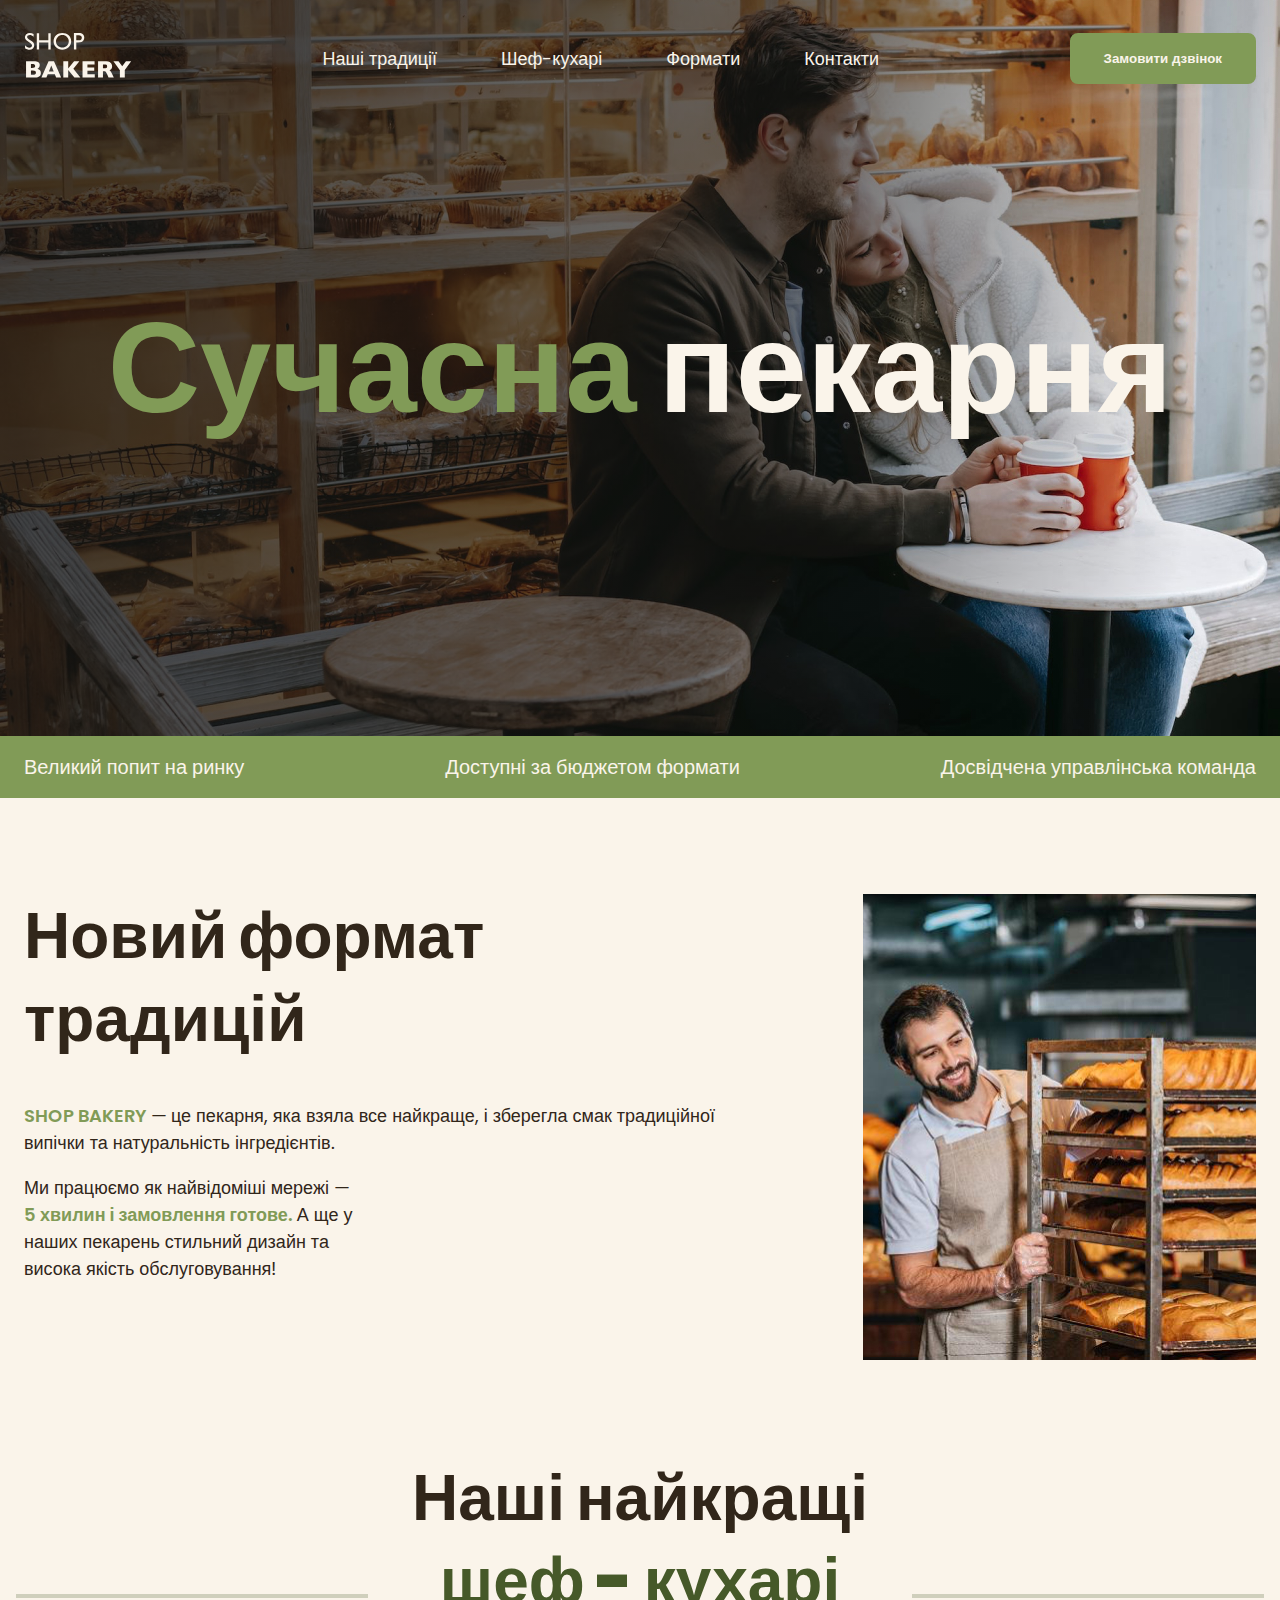
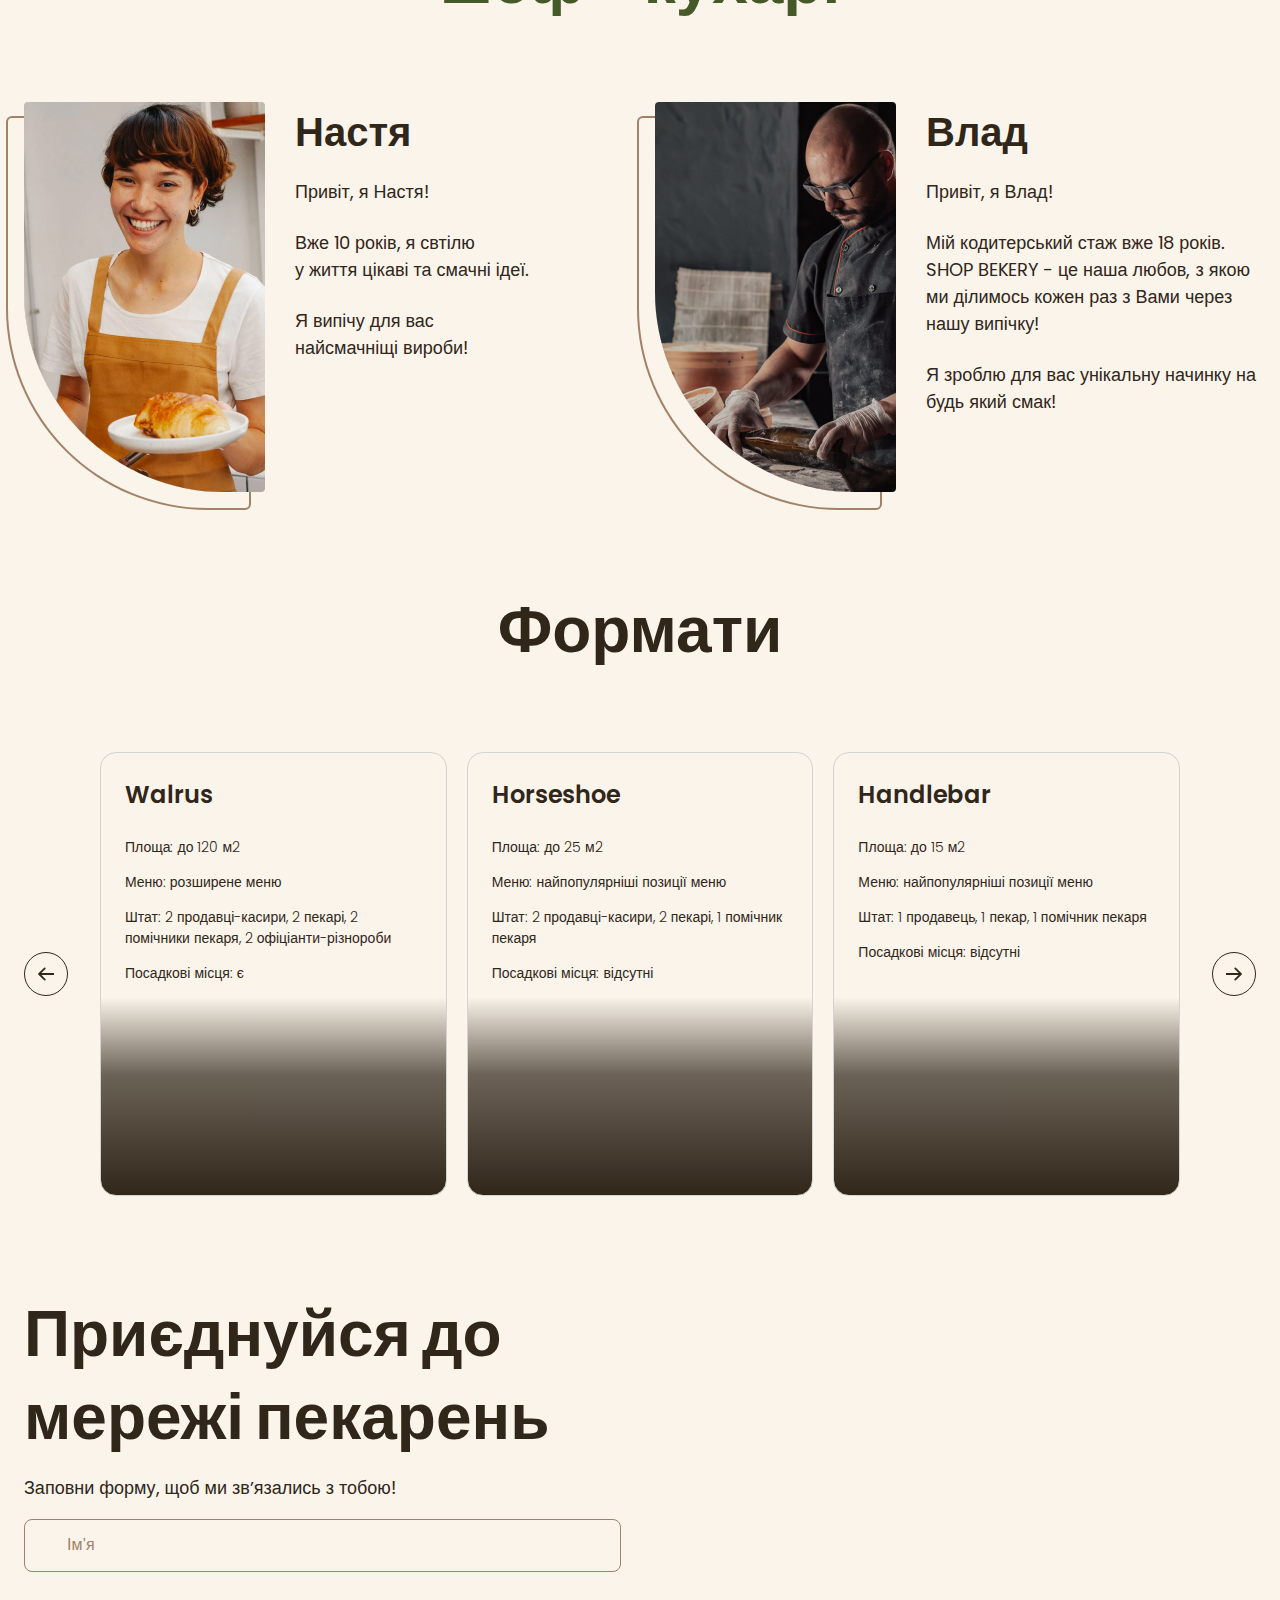
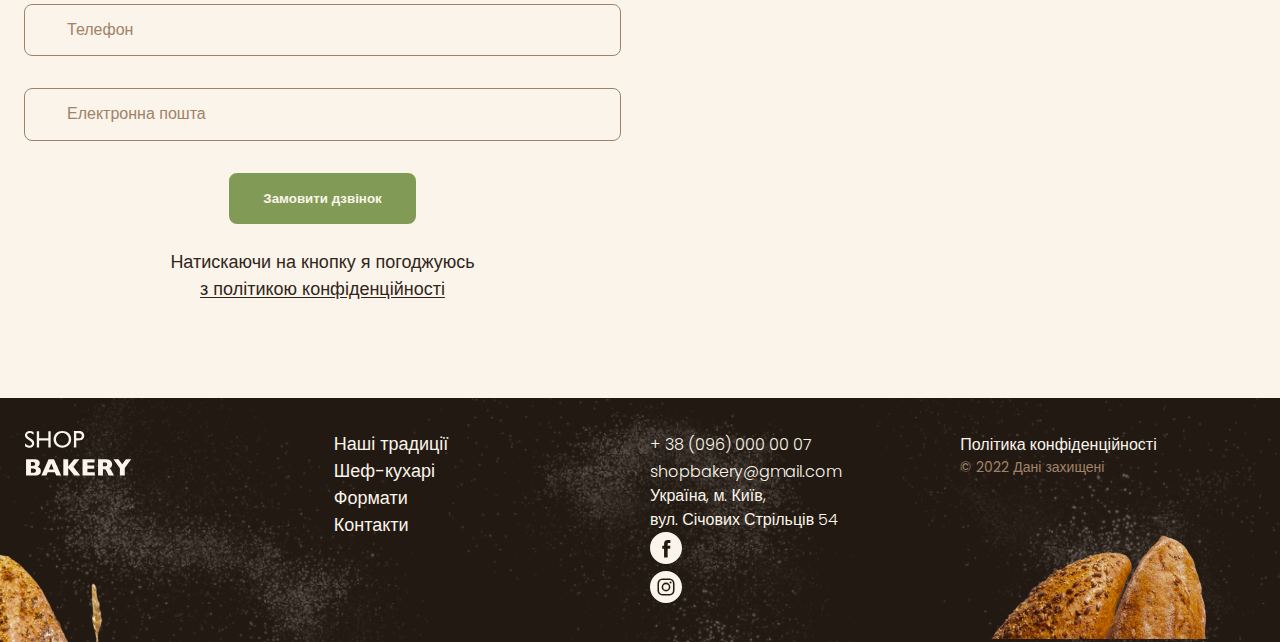
<file: index.html>
<!DOCTYPE html>
<html lang="uk">
  <head>
    <meta charset="UTF-8" />
    <meta http-equiv="X-UA-Compatible" content="IE=edge" />
    <meta name="viewport" content="width=device-width, initial-scale=1.0" />
    <title>Сучасна пекарня</title>
    <!-- Fonts -->
    <!-- <link rel="preconnect" href="https://fonts.googleapis.com" />
    <link rel="preconnect" href="https://fonts.gstatic.com" crossorigin />
    <link
      href="https://fonts.googleapis.com/css2?family=Poppins:wght@300;400;600;900&display=swap"
      rel="stylesheet"
    /> -->
    <!-- Styles -->
    <link rel="stylesheet" href="./css/styles.css" />
  </head>
  <body>
    <header>
      <div class="container">
        <div class="header-container">
          <nav class="header-nav">
            <a href="/">
              <img src="./images/logo.svg" alt="Логотип сучасної пекарні" />
            </a>
            <ul class="header-menu">
              <li>
                <a class="link" href="#traditions-section">Наші традиції</a>
              </li>
              <li><a class="link" href="#chefs-section">Шеф-кухарі</a></li>
              <li><a class="link" href="#formats-section">Формати</a></li>
              <li><a class="link" href="#contact-section">Контакти</a></li>
            </ul>
          </nav>
          <button class="button modal-btn-open" type="button">
            Замовити дзвінок
          </button>
        </div>
      </div>
    </header>
    <main>
      <section class="hero-section">
        <h1 class="hero-title"><span class="accent">Сучасна</span> пекарня</h1>
      </section>
      <section class="advantages-section">
        <div class="container">
          <h2 class="visually-hidden">Наші переваги</h2>
          <ul class="advantages-list">
            <li class="advantages-item">Великий попит на ринку</li>
            <li class="advantages-item">Доступні за бюджетом формати</li>
            <li class="advantages-item">Досвідчена управлінська команда</li>
          </ul>
        </div>
      </section>
      <section class="traditions-section section" id="traditions-section">
        <div class="container">
          <div class="traditions-container">
            <div class="traditions-content">
              <h2 class="traditions-title section-title">
                Новий формат традицій
              </h2>
              <p class="traditions-text">
                <span class="brand uppercase">shop bakery</span> — це пекарня,
                яка взяла все найкраще, і зберегла смак традиційної випічки та
                натуральність інгредієнтів.
              </p>
              <p class="traditions-text limited">
                Ми працюємо як найвідоміші мережі —
                <span class="brand">5 хвилин і замовлення готове.</span> А ще у
                наших пекарень стильний дизайн та висока якість обслуговування!
              </p>
            </div>
            <img
              src="./images/baker-man.jpg"
              alt="Чоловік пекар, дивиться на батони з посмішкою"
            />
          </div>
        </div>
      </section>
      <section class="section" id="chefs-section">
        <div class="container">
          <h2 class="chefs-title section-title centered">
            Наші найкращі <br />
            <span class="accent">шеф - кухарі</span>
          </h2>
          <ul class="chef-list">
            <li class="chef-item">
              <article class="chef-card">
                <img
                  class="chef-photo"
                  src="./images/nastya-chef.jpg"
                  alt="Nastya chef"
                />
                <div>
                  <h3 class="chef-title">Настя</h3>
                  <div class="chef-text">
                    <p>Привіт, я Настя!</p>
                    <p>
                      Вже 10 років, я свтілю <br />
                      у життя цікаві та смачні ідеї.
                    </p>
                    <p>
                      Я випічу для вас <br />
                      найсмачніщі вироби!
                    </p>
                  </div>
                </div>
              </article>
            </li>
            <li class="chef-item">
              <article class="chef-card">
                <img
                  class="chef-photo"
                  src="./images/vlad-chef.jpg"
                  alt="Vlad chef"
                />
                <div>
                  <h3 class="chef-title">Влад</h3>
                  <div class="chef-text">
                    <p>Привіт, я Влад!</p>
                    <p>
                      Мій кодитерський стаж вже 18 років. SHOP BEKERY - це наша
                      любов, з якою ми ділимось кожен раз з Вами через нашу
                      випічку!
                    </p>
                    <p>Я зроблю для вас унікальну начинку на будь який смак!</p>
                  </div>
                </div>
              </article>
            </li>
          </ul>
        </div>
      </section>
      <section class="section" id="formats-section">
        <div class="container">
          <h2 class="formats-title section-title centered">Формати</h2>
          <div class="formats-container">
            <button class="carousel-button" type="button">
              <svg width="16" height="16">
                <use href="./images/icons.svg#icon-arrow"></use>
              </svg>
            </button>
            <ul class="format-list">
              <li class="formats-item">
                <article class="format-card">
                  <h3 class="format-title" lang="en">Walrus</h3>
                  <div class="format-text">
                    <p>Площа: до 120 м2</p>
                    <p>Меню: розширене меню</p>
                    <p>
                      Штат: 2 продавці-касири, 2 пекарі, 2 помічники пекаря, 2
                      офіціанти-різнороби
                    </p>
                    <p>Посадкові місця: є</p>
                  </div>
                </article>
              </li>
              <li class="formats-item">
                <article class="format-card">
                  <h3 class="format-title" lang="en">Horseshoe</h3>
                  <div class="format-text">
                    <p>Площа: до 25 м2</p>
                    <p>Меню: найпопулярніші позиції меню</p>
                    <p>Штат: 2 продавці-касири, 2 пекарі, 1 помічник пекаря</p>
                    <p>Посадкові місця: відсутні</p>
                  </div>
                </article>
              </li>
              <li class="formats-item">
                <article class="format-card">
                  <h3 class="format-title" lang="en">Handlebar</h3>
                  <div class="format-text">
                    <p>Площа: до 15 м2</p>
                    <p>Меню: найпопулярніші позиції меню</p>
                    <p>Штат: 1 продавець, 1 пекар, 1 помічник пекаря</p>
                    <p>Посадкові місця: відсутні</p>
                  </div>
                </article>
              </li>
            </ul>
            <button class="carousel-button next" type="button">
              <svg width="16" height="16">
                <use href="./images/icons.svg#icon-arrow"></use>
              </svg>
            </button>
          </div>
        </div>
      </section>
      <section class="contact-section section" id="contact-section">
        <div class="container">
          <div class="contact-container">
            <div class="contact-form">
              <h2 class="contact-title section-title">
                Приєднуйся до мережі пекарень
              </h2>
              <p>Заповни форму, щоб ми звʼязались з тобою!</p>
              <form name="contact-form" autocomplete="off">
                <div class="form-field">
                  <label class="form-label visually-hidden" for="user-name">
                    Ім’я
                  </label>
                  <input
                    class="form-input"
                    type="text"
                    id="user-name"
                    name="user-name"
                    placeholder="Ім’я"
                  />
                </div>

                <div class="form-field">
                  <label class="form-label visually-hidden" for="user-tel">
                    Телефон
                  </label>
                  <input
                    class="form-input"
                    type="tel"
                    id="user-tel"
                    name="user-tel"
                    placeholder="Телефон"
                  />
                </div>

                <div class="form-field">
                  <label class="form-label visually-hidden" for="user-email">
                    Електронна пошта
                  </label>
                  <input
                    class="form-input"
                    type="email"
                    id="user-email"
                    name="user-email"
                    placeholder="Електронна пошта"
                  />
                </div>

                <button class="form-button button" type="submit">
                  Замовити дзвінок
                </button>
                <p class="form-terms">
                  Натискаючи на кнопку я погоджуюсь
                  <a class="form-term-link" href="#"
                    >з політикою конфіденційності</a
                  >
                </p>
              </form>
            </div>
            <iframe
              class="contact-map"
              src="https://www.google.com/maps/embed?pb=!1m18!1m12!1m3!1d2540.1638712576946!2d30.48865857693677!3d50.45667308691521!2m3!1f0!2f0!3f0!3m2!1i1024!2i768!4f13.1!3m3!1m2!1s0x40d4ce637bfe1717%3A0x5370c2254ad1b952!2z0YPQuy4g0KHQtdGH0LXQstGL0YUg0KHRgtGA0LXQu9GM0YbQvtCyLCA1NCwg0JrQuNC10LIsIDAyMDAw!5e0!3m2!1sru!2sua!4v1699302857361!5m2!1sru!2sua"
              width="603"
              height="595"
              allowfullscreen=""
              loading="lazy"
              referrerpolicy="no-referrer-when-downgrade"
            >
            </iframe>
          </div>
        </div>
      </section>
    </main>
    <footer class="footer">
      <div class="container">
        <div class="footer-container">
          <nav class="footer-nav">
            <div class="footer-logo">
              <a href="#">
                <img
                  src="./images/logo.svg"
                  alt="Логотип сучасної пекарні"
                /><!--logo-->
              </a>
            </div>
            <ul class="footer-menu">
              <li>
                <a class="link" href="#traditions-section">Наші традиції</a>
              </li>
              <li><a class="link" href="#chefs-section">Шеф-кухарі</a></li>
              <li><a class="link" href="#formats-section">Формати</a></li>
              <li><a class="link" href="#contact-section">Контакти</a></li>
            </ul>
          </nav>
          <address class="footer-address">
            <ul class="address-list">
              <li>
                <a class="address-link" href="tel:+380960000007">
                  + 38 (096) 000 00 07
                </a>
              </li>
              <li>
                <a class="address-link" href="mailto:shopbakery@gmail.com">
                  shopbakery@gmail.com
                </a>
              </li>
              <li>
                <a
                  class="address-link"
                  href="https://maps.app.goo.gl/N12A3XyepEYqdpJ96"
                  target="_blank"
                >
                  Україна, м. Київ, <br />
                  вул. Січових Стрільців 54
                </a>
              </li>
              <li>
                <a href="#">
                  <svg class="address-icon" width="32" height="32">
                    <use href="./images/icons.svg#icon-facebook"></use>
                  </svg>
                </a>
              </li>
              <li>
                <a href="#">
                  <svg class="address-icon" width="32" height="32">
                    <use href="./images/icons.svg#icon-instagram"></use>
                  </svg>
                </a>
              </li>
            </ul>
            <div class="address-info">
              <a class="address-link" href="#" target="_blank">
                Політика конфіденційності
              </a>
              <p class="address-copyright">&copy; 2022 Дані захищені</p>
            </div>
          </address>
        </div>
      </div>
    </footer>

    <div class="backdrop is-hidden">
      <div class="modal">
        <button class="modal-btn-close" type="button">Close</button>
        <h2>Замовити дзвінок</h2>
        <p>Залишіть заявку та наш спеціаліст зв'яжеться з Вами!</p>
        <form name="modal-form" autocomplete="off" novalidate>
          <div class="form-field">
            <label class="form-label visually-hidden" for="user-name">
              Ім’я
            </label>
            <input
              class="form-input"
              type="text"
              id="user-name"
              name="user-name"
              placeholder="Ім’я"
            />
          </div>

          <div class="form-field">
            <label class="form-label visually-hidden" for="user-tel">
              Телефон
            </label>
            <input
              class="form-input"
              type="tel"
              id="user-tel"
              name="user-tel"
              placeholder="Телефон"
            />
          </div>

          <div class="form-field">
            <label class="form-label visually-hidden" for="user-email">
              Електронна пошта
            </label>
            <input
              class="form-input"
              type="email"
              id="user-email"
              name="user-email"
              placeholder="Електронна пошта"
            />
          </div>

          <button class="form-button button" type="submit">
            Замовити дзвінок
          </button>
          <p class="form-terms">
            Натискаючи на кнопку я погоджуюсь
            <a class="form-term-link" href="#">з політикою конфіденційності</a>
          </p>
        </form>
      </div>
    </div>

    <script src="./js/modal.js"></script>
  </body>
</html>
</file>
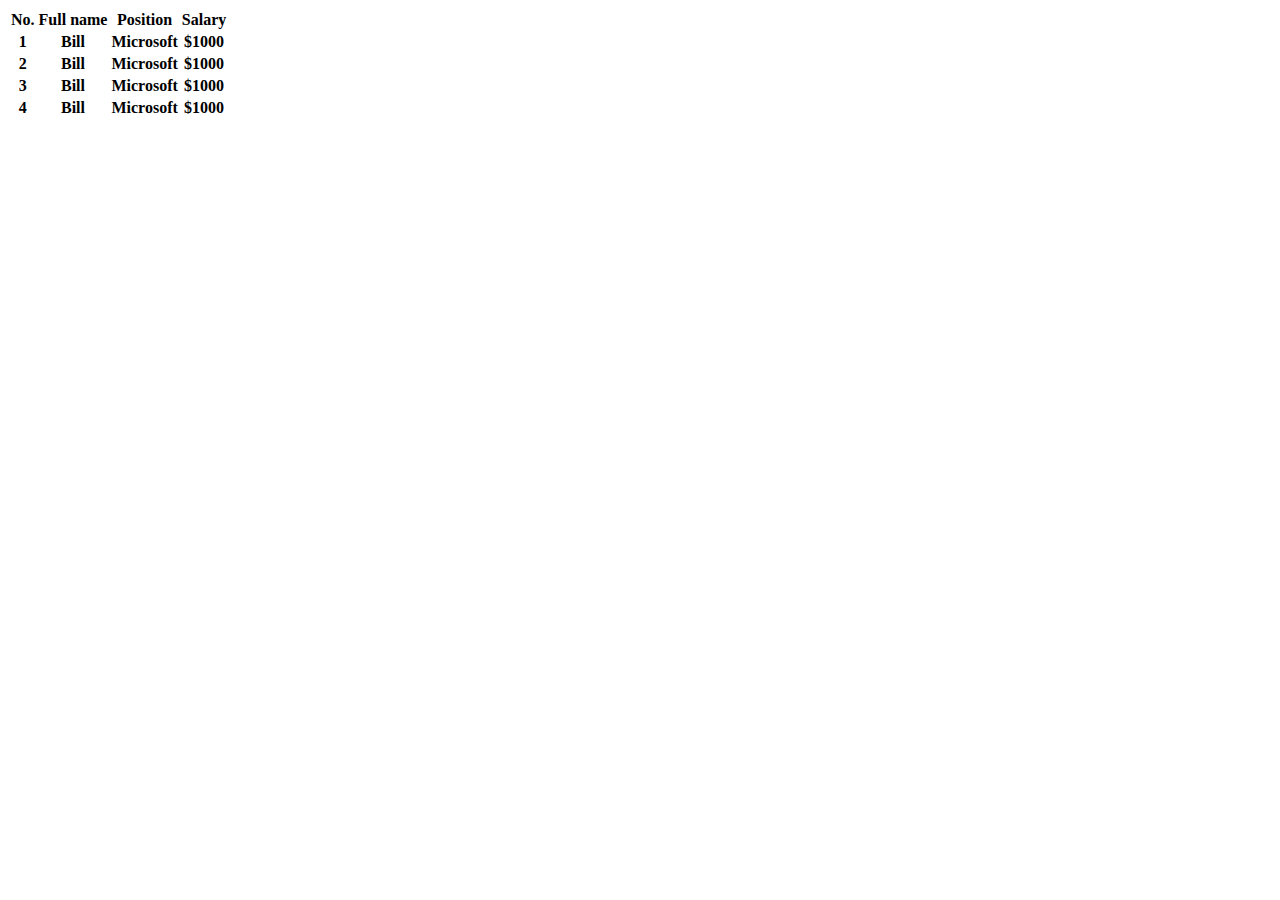
<file: test.html>
<!DOCTYPE html>
<html lang="uk">
  <head>
    <meta charset="UTF-8" />
    <meta name="viewport" content="width=device-width, initial-scale=1.0" />
    <title>Document</title>
  </head>
  <body>
    <!-- test table-->
    <table>
      <thead>
        <tr>
          <th>No.</th>
          <th>Full name</th>
          <th>Position</th>
          <th>Salary</th>
        </tr>
      </thead>
      <tbody>
        <tr>
          <th>1</th>
          <th>Bill</th>
          <th>Microsoft</th>
          <th>$1000</th>
        </tr>
        <tr>
          <th>2</th>
          <th>Bill</th>
          <th>Microsoft</th>
          <th>$1000</th>
        </tr>
        <tr>
          <th>3</th>
          <th>Bill</th>
          <th>Microsoft</th>
          <th>$1000</th>
        </tr>
        <tr>
          <th>4</th>
          <th>Bill</th>
          <th>Microsoft</th>
          <th>$1000</th>
        </tr>
      </tbody>
      <!--<tfoot></tfoot>-->
    </table>

    <iframe
      src="https://www.google.com/maps/embed?pb=!1m18!1m12!1m3!1d20351.69897038403!2d30.3630337!3d50.38590000000001!2m3!1f0!2f0!3f0!3m2!1i1024!2i768!4f13.1!3m3!1m2!1s0x40d4cbfc2a3fe803%3A0xb75a9fcebebbcf35!2sBilyy%20Nalyv%20Vyshneve!5e0!3m2!1sru!2sua!4v1699302693610!5m2!1sru!2sua"
      width="600"
      height="450"
      style="border: 0"
      allowfullscreen=""
      loading="lazy"
      referrerpolicy="no-referrer-when-downgrade"
    ></iframe>
  </body>
</html>
</file>
<file: css/styles.css>
/* Fonts*/
@font-face {
  font-display: swap;
  font-family: 'Poppins';
  font-weight: 300;
  src: url('../fonts/poppins-v20-latin-300.woff2') format('woff2');
}

@font-face {
  font-display: swap;
  font-family: 'Poppins';
  font-weight: 400;
  src: url('../fonts/poppins-v20-latin-regular.woff2') format('woff2');
}
@font-face {
  font-display: swap;
  font-family: 'Poppins';
  font-weight: 600;
  src: url('../fonts/poppins-v20-latin-600.woff2') format('woff2');
}

@font-face {
  font-display: swap;
  font-family: 'Poppins';
  font-weight: 900;
  src: url('../fonts/poppins-v20-latin-900.woff2') format('woff2');
}

:root {
  --color-primary-dark: #31261a;
  --color-primary-light: #faf4ea;
  --color-brand-dark: #465929;
  --color-brand-normal: #819b57;
  --color-brand-light: #cfcfbc;
  --color-secondary-dark: #a18268;
}

/* Base */
*,
*::after,
*::before {
  box-sizing: border-box;
}

body {
  margin: 0;
  color: var(--color-primary-dark);
  background-color: var(--color-primary-light);
  font-family: 'Poppins', sans-serif;
  font-size: 18px;
  font-weight: 400;
  line-height: 1.5;
}

h1,
h2,
h3,
h4,
h5,
h6,
p {
  margin-top: 0;
}

a {
  display: inline-block;
}

address {
  font-style: normal;
}

ul {
  margin: 0;
  padding: 0;
  list-style-type: none;
}

.visually-hidden {
  position: absolute;
  left: -10000px;
  top: auto;
  width: 1px;
  height: 1px;
  overflow: hidden;
}

.section {
  padding: 48px 0px;
}

.container {
  width: 100%;
  max-width: 1288px;
  margin: 0 auto;
  padding: 0 24px;
}

/* button */
.button {
  color: var(--color-primary-light);
  background-color: var(--color-brand-normal);
  border: 2px solid var(--color-brand-normal);
  border-radius: 8px;
  font-weight: 600;
  cursor: pointer;
  padding: 16px 32px;
}

.button:hover {
  color: var(--color-brand-dark);
  background-color: transparent;
}

/*link*/
.link {
  color: var(--color-primary-light);
  text-decoration: none;
  transition: color 0.3s;
}

.link:hover {
  color: var(--color-brand-normal);
  /* font-weight: 600; */
}

/* Header */
header {
  position: absolute;
  top: 0;
  left: 0;
  width: 100%;
  padding-top: 32px;
}

.header-container {
  display: flex;
  align-items: center;
  gap: 40px;
}

.header-nav {
  display: flex;
  align-items: center;
  flex-grow: 1;
  gap: 40px;
}

.header-menu {
  display: flex;
  gap: 64px;
  flex-grow: 1;
  justify-content: center;
}

/* Hero sections */
.hero-section {
  padding: 272px 0px;
  background-image: linear-gradient(
      102.76deg,
      rgba(18, 18, 17, 0.78) 2.03%,
      rgba(18, 18, 17, 0.6) 58.46%,
      rgba(18, 18, 17, 0) 90.36%
    ),
    url(../images/hero-section-background.jpg);
  background-repeat: no-repeat;
  background-position: center top;
  background-size: cover;
  /* background-attachment: fixed;  */
  /* background: url(../images/couple-in-bakery.jpg) no-repeat center/top cover; */
}

.hero-title {
  margin-bottom: 0;
  color: var(--color-primary-light);
  text-align: center;
  font-size: 128px;
  font-weight: 900;
}

.hero-title .accent {
  color: var(--color-brand-normal);
}
/* Advantages sections */
.advantages-section {
  background-color: var(--color-brand-normal);
  padding: 16px 0;
}

.advantages-list {
  display: flex;
  justify-content: space-between;
  gap: 40px;
}

.advantages-item {
  color: var(--color-primary-light);
  font-size: 20px;
  font-weight: 300;
}

.section-title {
  font-size: 64px;
  font-weight: 900;
  line-height: 1.3;
}

.section-title.centered {
  text-align: center;
}

.section-title .accent {
  color: var(--color-brand-dark);
}

/* traditions-text */
.traditions-section {
  padding-top: 96px;
}

.traditions-container {
  display: flex;
  justify-content: space-between;
  gap: 40px;
}

.traditions-content {
  max-width: 710px;
}

.traditions-title {
  margin-bottom: 42px;
}

.traditions-text .brand {
  color: var(--color-brand-normal);
  font-weight: 600;
}

.traditions-text .uppercase {
  text-transform: uppercase;
}

.traditions-text.limited {
  max-width: 340px;
}

/* chef section */

.chefs-title {
  position: relative;
  margin: 0 auto 80px;
}

.chef-photo {
  border-radius: 4px 4px 4px 200px;
  box-shadow: -16px 16px 0 0 var(--color-primary-light),
    -16px 16px 0 2px var(--color-secondary-dark);
}

.chefs-title::before,
.chefs-title::after {
  position: absolute;
  bottom: 24px;
  width: 352px;
  border: 2px solid var(--color-brand-light);
  content: '';
}

.chefs-title::before {
  left: -8px;
}

.chefs-title::after {
  right: -8px;
}

.chef-list {
  display: flex;
  gap: 40px 30px;
  flex-wrap: wrap;
}

.chef-item {
  flex-basis: calc((100% - 30px) / 2);
}

.chef-card {
  display: flex;
  gap: 30px;
}

.chef-title {
  margin-bottom: 16px;
  font-size: 40px;
  font-weight: 600;
}

.chef-text p {
  margin-bottom: 24px;
}

.chef-text p:last-child {
  margin-bottom: 0;
}

/* format section */
.formats-container {
  display: flex;
  gap: 32px;
  align-items: center;
}

.format-list {
  display: flex;
  gap: 20px;
  flex-wrap: wrap;
}

.formats-item {
  flex-basis: calc((100% - 40px) / 3);
}

.format-card {
  height: 444px;
  padding: 24px;
  background-image: linear-gradient(
    180deg,
    rgba(49, 38, 26, 0) 55.21%,
    rgba(49, 38, 26, 0.71) 72.92%,
    var(--color-primary-dark) 100%
  );
  /* background-image: url(../images/walrus-format.jpg); */
  border: 1px solid lightgray; /*remove*/
  border-radius: 16px;
  transition: transform 0.3s;
}

.format-card:hover {
  transform: scale(1.05);
}

.formats-title {
  margin-bottom: 80px;
}

.format-title {
  font-size: 24px;
  font-weight: 600;
}

.format-text {
  font-size: 14px;
  font-weight: 300;
}

/* Carousel */
.carousel-button {
  display: flex;
  align-items: center;
  justify-content: center;
  flex-shrink: 0;
  width: 44px;
  height: 44px;
  padding: 0;
  fill: var(--color-primary-dark);
  background-color: transparent;
  border-radius: 50%;
  border: 1px solid var(--color-primary-dark);
  cursor: pointer;
}

.carousel-button:hover {
  background-color: var(--color-primary-dark);
  fill: var(--color-primary-light);
}

.carousel-button.next {
  transform: rotate(180deg);
}

/* Contact */
.contact-section {
  padding-bottom: 96px;
}

.contact-container {
  display: flex;
  gap: 32px;
}

.contact-title {
  margin-bottom: 16px;
}

.contact-map {
  flex-shrink: 0;
  border: none;
  border-radius: 16px;
}

/* Footer */
.footer {
  padding: 32px 0;
  position: relative;
  background-color: var(--color-primary-dark);
  background-image: url(../images/footer-background.png);
  background-repeat: no-repeat;
  background-size: cover;
  background-position: center;
}

footer::before,
footer::after {
  position: absolute;
  background-repeat: no-repeat;
  bottom: 0;
  content: '';
}

footer::before {
  width: 180px;
  height: 120px;
  left: 0;
  background-image: url(../images/decor-bread-small.png);
}

footer::after {
  width: 380px;
  height: 190px;
  right: 0;
  background-image: url(../images/decor-bread-large.png);
}

.footer-container {
  display: flex;
  gap: 20px;
}

.footer-nav,
.footer-address {
  display: flex;
  flex-basis: 50%;
  gap: 20px;
}

.footer-logo,
.footer-menu {
  flex-grow: 1;
}

.address-list,
.address-info {
  flex-grow: 1;
}

.address-link {
  color: var(--color-primary-light);
  font-size: 16px;
  font-weight: 300;
  text-decoration: none;
}

.address-link:hover {
  color: var(--color-brand-dark);
}

.address-icon {
  fill: var(--color-primary-light);
}

.address-icon:hover {
  fill: var(--color-brand-normal);
}

.address-copyright {
  color: var(--color-secondary-dark);
  font-size: 14px;
}

/* Modal */
.backdrop {
  position: fixed;
  top: 0;
  left: 0;
  right: 0;
  bottom: 0;
  display: flex;
  align-items: center;
  justify-content: center;
  padding: 20px 0;
  background-color: rgba(0, 0, 0, 0.5);
  transition: opacity 0.3s, visibility 0.3s;
}

.backdrop.is-hidden {
  opacity: 0;
  visibility: hidden;
  pointer-events: none;
}

.modal {
  position: relative;
  width: 100%;
  max-width: 880px;
  height: 100%;
  max-height: 880px;
  padding: 128px;
  background-color: var(--color-primary-light);
  border-radius: 32px;
  overflow-y: auto;
}

.modal-btn-close {
  position: absolute;
  top: 40px;
  right: 40px;
}

/* form */
.form-field {
  position: relative;
  margin-bottom: 32px;
}

.form-label {
  display: block;
  top: 16px;
  left: 42px;
}

.form-input {
  padding: 16px 42px;
  width: 100%;
  font-size: 16px;
  line-height: 1.17;
  border: 1px solid var(--color-secondary-dark);
  border-radius: 8px;
  background-color: transparent;
}

.form-input:focus {
  border-color: var(--color-brand-normal);
  outline: none;
}

.form-input::placeholder {
  color: var(--color-secondary-dark);
  font-size: 16px;
  line-height: 1.17;
}

.form-input:focus::placeholder {
  color: var(--color-primary-dark);
}

.form-button {
  display: block;
  margin: 0 auto 24px;
}

.form-terms {
  margin: 0 auto;
  max-width: 310px; /* !!!!!!!!!!!!!!!! */
  font-weight: 500;
  font-style: 12px;
  text-align: center;
}

.form-term-link {
  color: var(--color-primary-dark);
  text-underline-offset: 2px;
}

/*  */ /*  */
/*  */
/*  */ /*  */
/*  */
/*  */ /*  */
/*  */
/*  */ /*  */
/*  */
/*  */
</file>
